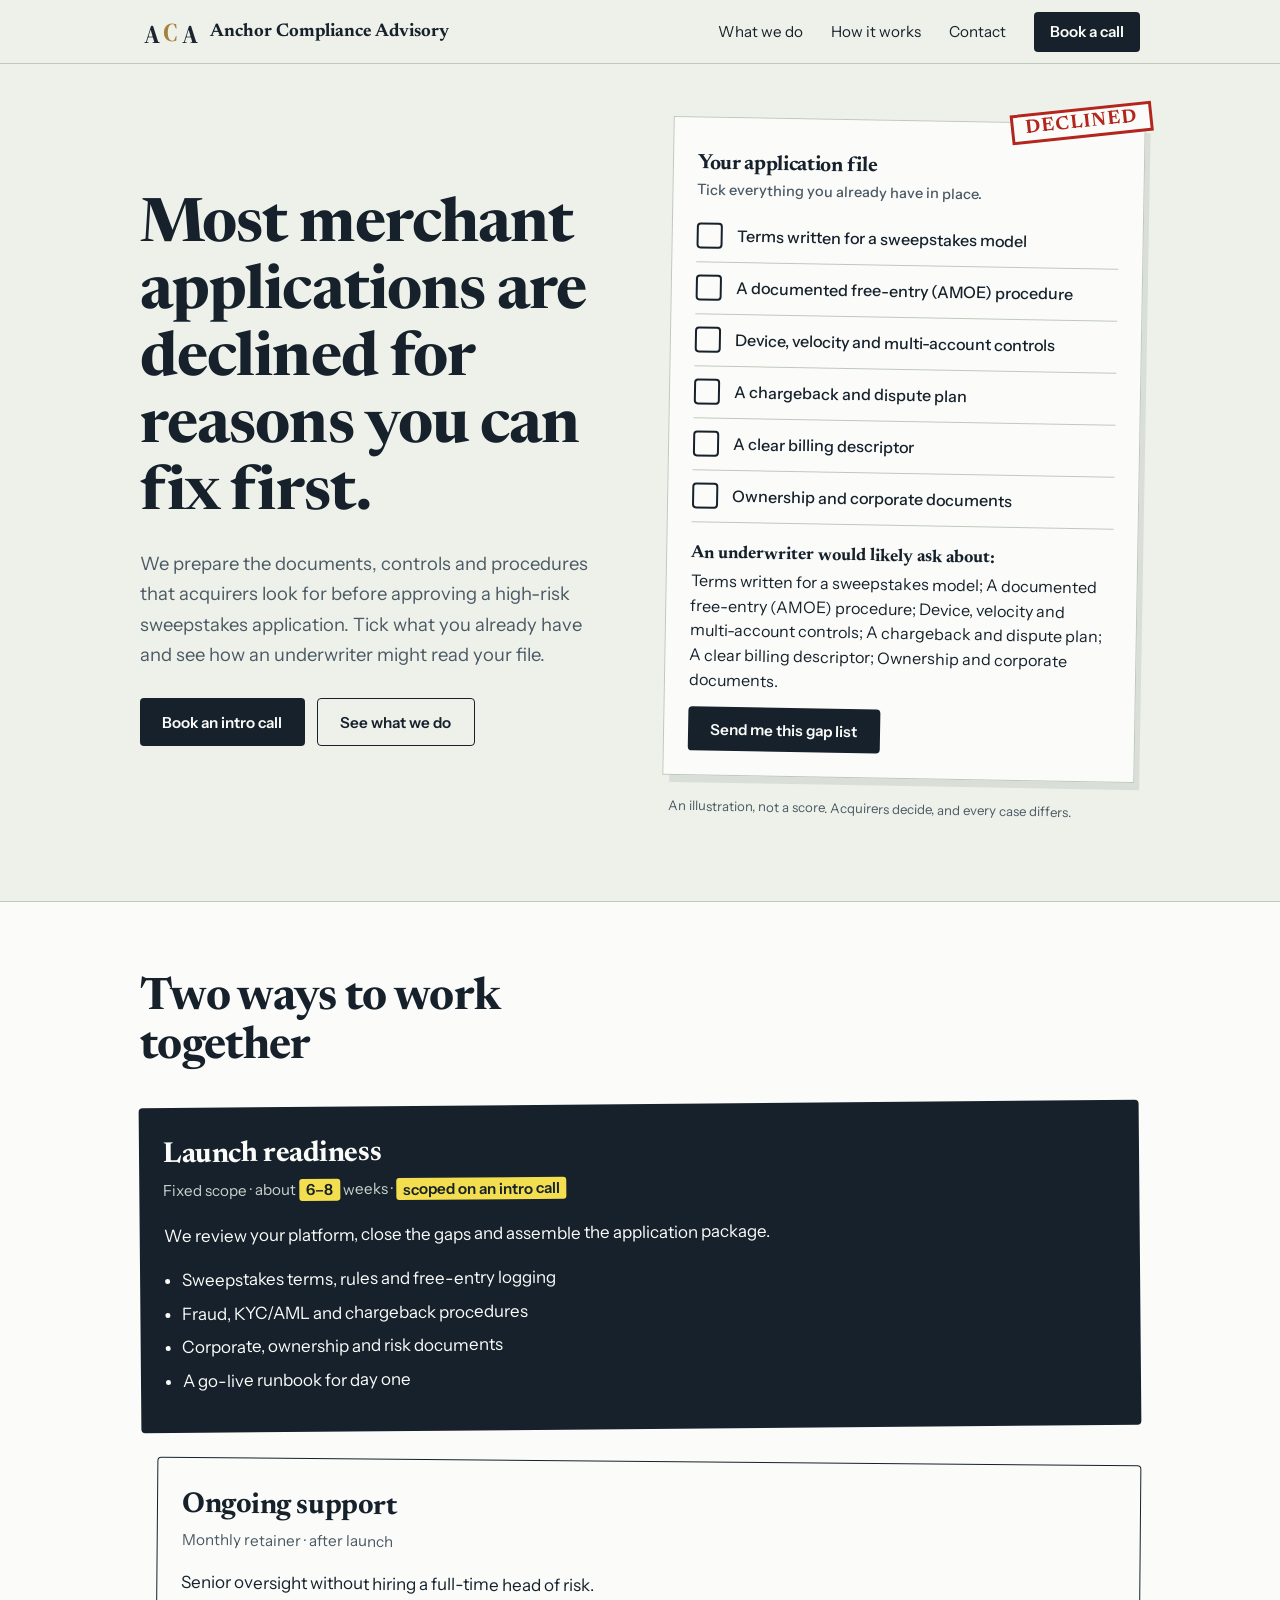
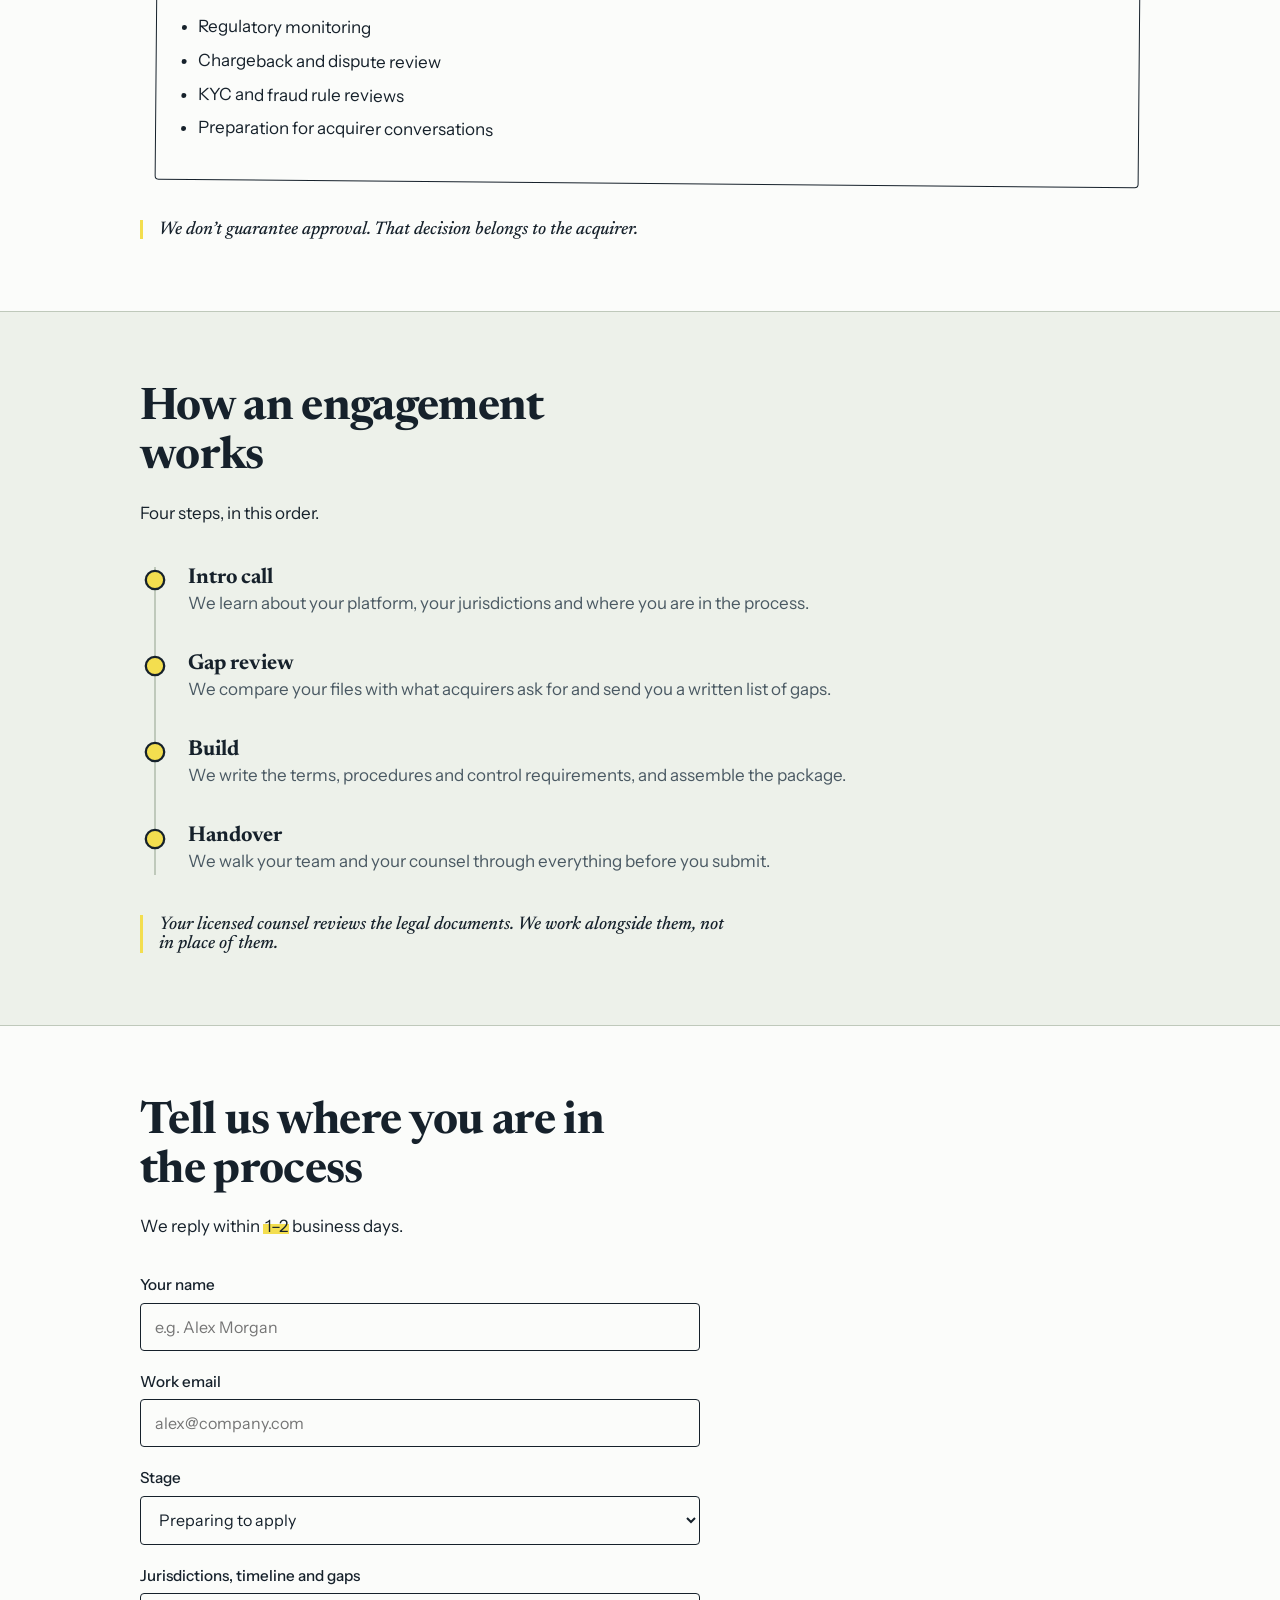
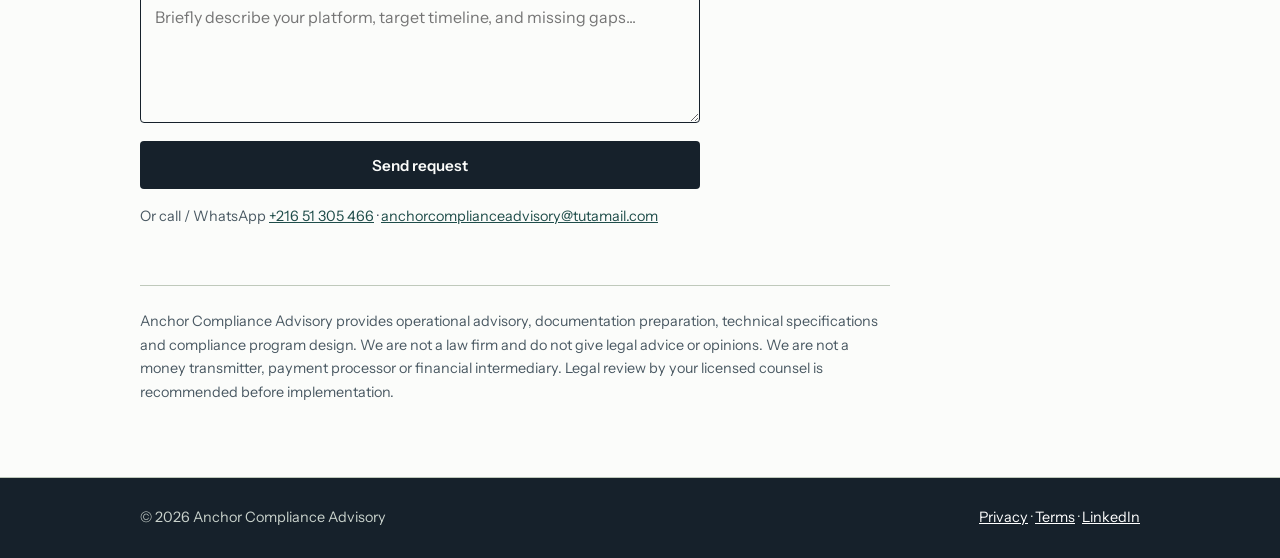
<file: index.html>
<!DOCTYPE html>
<html lang="en">
<head>
<meta charset="UTF-8">
<meta name="viewport" content="width=device-width, initial-scale=1">
<meta name="theme-color" content="#EDF1EA">
<title>Anchor Compliance Advisory — Get your sweepstakes platform ready for a merchant account</title>
<meta name="description" content="We prepare the documents, controls and procedures acquirers look for before approving a high-risk merchant application.">
<link rel="preconnect" href="https://fonts.googleapis.com">
<link rel="preconnect" href="https://fonts.gstatic.com" crossorigin>
<link href="https://fonts.googleapis.com/css2?family=Instrument+Sans:wght@400;500;600&family=Newsreader:ital,opsz,wght@0,6..72,500;0,6..72,700;1,6..72,500&family=Source+Serif+4:wght@700&display=swap" rel="stylesheet">
<link rel="icon" href="assets/logo.svg" type="image/svg+xml">
<link rel="stylesheet" href="assets/css/styles.css">
</head>
<body>
<header>
  <div class="wrap">
    <a class="brand" href="#top" aria-label="Anchor Compliance Advisory — home">
      <svg class="mark" viewBox="20 30 280 120" xmlns="http://www.w3.org/2000/svg" aria-hidden="true">
        <text x="40" y="140" font-family="'Source Serif 4', Georgia, serif" font-size="120" font-weight="700" fill="#1C2331">A</text>
        <text x="128" y="130" font-family="'Source Serif 4', Georgia, serif" font-size="120" font-weight="700" fill="#A6813C">C</text>
        <text x="214" y="140" font-family="'Source Serif 4', Georgia, serif" font-size="120" font-weight="700" fill="#1C2331">A</text>
      </svg>
      <span class="brand-text">Anchor Compliance Advisory</span>
    </a>
    <button class="menu-btn" id="menu-btn" aria-expanded="false" aria-controls="menu" aria-label="Open menu">
      <svg class="i-open" viewBox="0 0 24 24" fill="none" stroke="currentColor" stroke-width="2" stroke-linecap="round" aria-hidden="true"><path d="M3 7h18M3 12h18M3 17h18"/></svg>
      <svg class="i-close" viewBox="0 0 24 24" fill="none" stroke="currentColor" stroke-width="2" stroke-linecap="round" aria-hidden="true"><path d="M6 6l12 12M18 6L6 18"/></svg>
    </button>
    <nav id="menu" aria-label="Primary">
      <a href="#work">What we do</a>
      <a href="#process">How it works</a>
      <a href="#contact">Contact</a>
      <a class="btn" href="#contact">Book a call</a>
    </nav>
  </div>
</header>

<main id="top">
  <section class="hero">
    <div class="wrap">
      <div class="hero-text">
        <h1>Most merchant applications are declined for reasons you can fix first.</h1>
        <p class="lede">We prepare the documents, controls and procedures that acquirers look for before approving a high-risk sweepstakes application. Tick what you already have and see how an underwriter might read your file.</p>
        <div class="actions">
          <a class="btn" href="#contact">Book an intro call</a>
          <a class="btn ghost" href="#work">See what we do</a>
        </div>
      </div>
      <div class="hero-file">
        <form class="letter" id="check" onsubmit="return false" aria-labelledby="check-h">
          <span class="stamp" id="stamp" aria-live="polite">DECLINED</span>
          <h2 id="check-h">Your application file</h2>
          <p class="hint">Tick everything you already have in place.</p>
          <label class="tick"><input type="checkbox" value="Terms written for a sweepstakes model"><span class="box"></span>Terms written for a sweepstakes model</label>
          <label class="tick"><input type="checkbox" value="A documented free-entry (AMOE) procedure"><span class="box"></span>A documented free-entry (AMOE) procedure</label>
          <label class="tick"><input type="checkbox" value="Device, velocity and multi-account controls"><span class="box"></span>Device, velocity and multi-account controls</label>
          <label class="tick"><input type="checkbox" value="A chargeback and dispute plan"><span class="box"></span>A chargeback and dispute plan</label>
          <label class="tick"><input type="checkbox" value="A clear billing descriptor"><span class="box"></span>A clear billing descriptor</label>
          <label class="tick"><input type="checkbox" value="Ownership and corporate documents"><span class="box"></span>Ownership and corporate documents</label>
          <div class="verdict" id="verdict" aria-live="polite"></div>
        </form>
        <p class="fine">An illustration, not a score. Acquirers decide, and every case differs.</p>
      </div>
    </div>
  </section>

  <section id="work" class="paper">
    <div class="wrap">
      <h2>Two ways to work together</h2>
      <div class="sheet dark">
        <h3>Launch readiness</h3>
        <p class="meta">Fixed scope &middot; about <mark>6–8</mark> weeks &middot; <mark>scoped on an intro call</mark></p>
        <p>We review your platform, close the gaps and assemble the application package.</p>
        <ul>
          <li>Sweepstakes terms, rules and free-entry logging</li>
          <li>Fraud, KYC/AML and chargeback procedures</li>
          <li>Corporate, ownership and risk documents</li>
          <li>A go-live runbook for day one</li>
        </ul>
      </div>
      <div class="sheet light">
        <h3>Ongoing support</h3>
        <p class="meta">Monthly retainer &middot; after launch</p>
        <p>Senior oversight without hiring a full-time head of risk.</p>
        <ul>
          <li>Regulatory monitoring</li>
          <li>Chargeback and dispute review</li>
          <li>KYC and fraud rule reviews</li>
          <li>Preparation for acquirer conversations</li>
        </ul>
      </div>
      <p class="note">We don’t guarantee approval. That decision belongs to the acquirer.</p>
    </div>
  </section>

  <section id="process">
    <div class="wrap">
      <h2>How an engagement works</h2>
      <p>Four steps, in this order.</p>
      <ol class="path">
        <li><b>Intro call</b><span>We learn about your platform, your jurisdictions and where you are in the process.</span></li>
        <li><b>Gap review</b><span>We compare your files with what acquirers ask for and send you a written list of gaps.</span></li>
        <li><b>Build</b><span>We write the terms, procedures and control requirements, and assemble the package.</span></li>
        <li><b>Handover</b><span>We walk your team and your counsel through everything before you submit.</span></li>
      </ol>
      <p class="note" style="margin-top:2.5rem">Your licensed counsel reviews the legal documents. We work alongside them, not in place of them.</p>
    </div>
  </section>

  <section id="contact" class="paper">
    <div class="wrap">
      <h2>Tell us where you are in the process</h2>
      <p>We reply within <mark>1–2</mark> business days.</p>
      <form id="contact-form" action="mailto:anchorcomplianceadvisory@tutamail.com" method="post" enctype="text/plain">
        <label>Your name<input type="text" name="name" id="form-name" required autocomplete="name" placeholder="e.g. Alex Morgan"></label>
        <label>Work email<input type="email" name="email" id="form-email" required autocomplete="email" placeholder="alex@company.com"></label>
        <label>Stage
          <select name="stage" id="form-stage">
            <option value="Preparing to apply">Preparing to apply</option>
            <option value="Declined or under review">Declined or under review</option>
            <option value="Live and need ongoing support">Live and need ongoing support</option>
          </select>
        </label>
        <label>Jurisdictions, timeline and gaps<textarea name="scope" id="scope" placeholder="Briefly describe your platform, target timeline, and missing gaps..."></textarea></label>
        <button class="btn" type="submit">Send request</button>
      </form>
      <p class="small" style="margin-top:1rem">Or call / WhatsApp <a href="tel:+21651305466">+216 51 305 466</a> &middot; <a href="mailto:anchorcomplianceadvisory@tutamail.com">anchorcomplianceadvisory@tutamail.com</a></p>
      <p class="notice">Anchor Compliance Advisory provides operational advisory, documentation preparation, technical specifications and compliance program design. We are not a law firm and do not give legal advice or opinions. We are not a money transmitter, payment processor or financial intermediary. Legal review by your licensed counsel is recommended before implementation.</p>
    </div>
  </section>
</main>

<footer>
  <div class="wrap">
    <span>&copy; 2026 Anchor Compliance Advisory</span>
    <span>
      <a href="#privacy" onclick="alert('Privacy Notice:\nAnchor Compliance Advisory collects contact information submitted via this site strictly for initial consultation and scope evaluation. Data is kept confidential and is never shared, sold, or distributed.'); return false;">Privacy</a> &middot; 
      <a href="#terms" onclick="alert('Terms of Service:\nAll advisory deliverables and technical specifications are provided on an operational advisory basis. Final regulatory and legal approvals remain subject to client counsel review and acquirer decision.'); return false;">Terms</a> &middot; 
      <a href="https://www.linkedin.com/company/anchor-compliance-advisory" rel="noopener" target="_blank">LinkedIn</a>
    </span>
  </div>
</footer>

<script>
(function(){
  /* mobile menu */
  var b=document.getElementById('menu-btn'),m=document.getElementById('menu');
  function set(o){
    if (!m || !b) return;
    m.classList.toggle('open',o);
    document.body.classList.toggle('menu-open',o);
    b.setAttribute('aria-expanded',String(o));
    b.setAttribute('aria-label',o?'Close menu':'Open menu');
  }
  if (b && m) {
    b.addEventListener('click',function(){set(!m.classList.contains('open'));});
    m.querySelectorAll('a').forEach(function(a){a.addEventListener('click',function(){set(false);});});
    document.addEventListener('keydown',function(e){if(e.key==='Escape'&&m.classList.contains('open')){set(false);b.focus();}});
    window.matchMedia('(min-width:821px)').addEventListener('change',function(e){if(e.matches)set(false);});
  }

  /* the letter: stamp and verdict react to what is ticked */
  var boxes=[].slice.call(document.querySelectorAll('#check input')),stamp=document.getElementById('stamp'),v=document.getElementById('verdict'),last='';
  function update(){
    var miss=boxes.filter(function(x){return !x.checked}).map(function(x){return x.value}),n=boxes.length-miss.length;
    var s=n===boxes.length?['LOOKS READY','ok']:n>=3?['GAPS REMAIN','mid']:['DECLINED',''];
    if (stamp) {
      stamp.textContent=s[0];
      stamp.className='stamp '+s[1];
      if(s[0]!==last){
        stamp.classList.remove('pop');
        void stamp.offsetWidth; // Trigger reflow for re-animation
        stamp.classList.add('pop');
        last=s[0];
      }
    }
    if (v) {
      if(!miss.length){
        v.innerHTML='<b>Nothing obvious is missing.</b> Details still decide approvals, so a review is worth it before you submit.<br><a class="btn" href="#contact">Book a review</a>';
      } else {
        v.innerHTML='<b>An underwriter would likely ask about:</b><br>'+miss.join('; ')+'.<br><a class="btn" href="#contact" id="send">Send me this gap list</a>';
        var sendBtn = document.getElementById('send');
        if (sendBtn) {
          sendBtn.addEventListener('click',function(){
            var scopeEl = document.getElementById('scope');
            if (scopeEl) {
              scopeEl.value='Gaps from the checklist:\n- '+miss.join('\n- ')+'\n';
              scopeEl.scrollIntoView({ behavior: 'smooth' });
              scopeEl.focus();
            }
          });
        }
      }
    }
  }
  boxes.forEach(function(x){x.addEventListener('change',update);});
  update();

  /* journey path lights up as you reach each step */
  var steps=document.querySelectorAll('.path li');
  if('IntersectionObserver' in window){
    var io=new IntersectionObserver(function(es){
      es.forEach(function(e){
        if(e.isIntersecting){
          e.target.classList.add('in');
          io.unobserve(e.target);
        }
      });
    },{rootMargin:'0px 0px -25% 0px'});
    steps.forEach(function(s){io.observe(s);});
  } else {
    steps.forEach(function(s){s.classList.add('in');});
  }

  /* Mailto form submission helper */
  var form = document.getElementById('contact-form');
  if (form) {
    form.addEventListener('submit', function(e) {
      e.preventDefault();
      var name = document.getElementById('form-name') ? document.getElementById('form-name').value.trim() : '';
      var email = document.getElementById('form-email') ? document.getElementById('form-email').value.trim() : '';
      var stage = document.getElementById('form-stage') ? document.getElementById('form-stage').value : '';
      var scope = document.getElementById('scope') ? document.getElementById('scope').value.trim() : '';

      var subject = encodeURIComponent('Merchant Readiness Consultation: ' + (name || 'Inquiry'));
      var body = encodeURIComponent(
        'Name: ' + name + '\n' +
        'Email: ' + email + '\n' +
        'Stage: ' + stage + '\n\n' +
        'Jurisdictions, Timeline & Gaps:\n' + (scope || 'Not specified') + '\n\n' +
        '---\nSent from Anchor Compliance Advisory website'
      );
      window.location.href = 'mailto:anchorcomplianceadvisory@tutamail.com?subject=' + subject + '&body=' + body;
    });
  }
})();
</script>
</body>
</html>
</file>
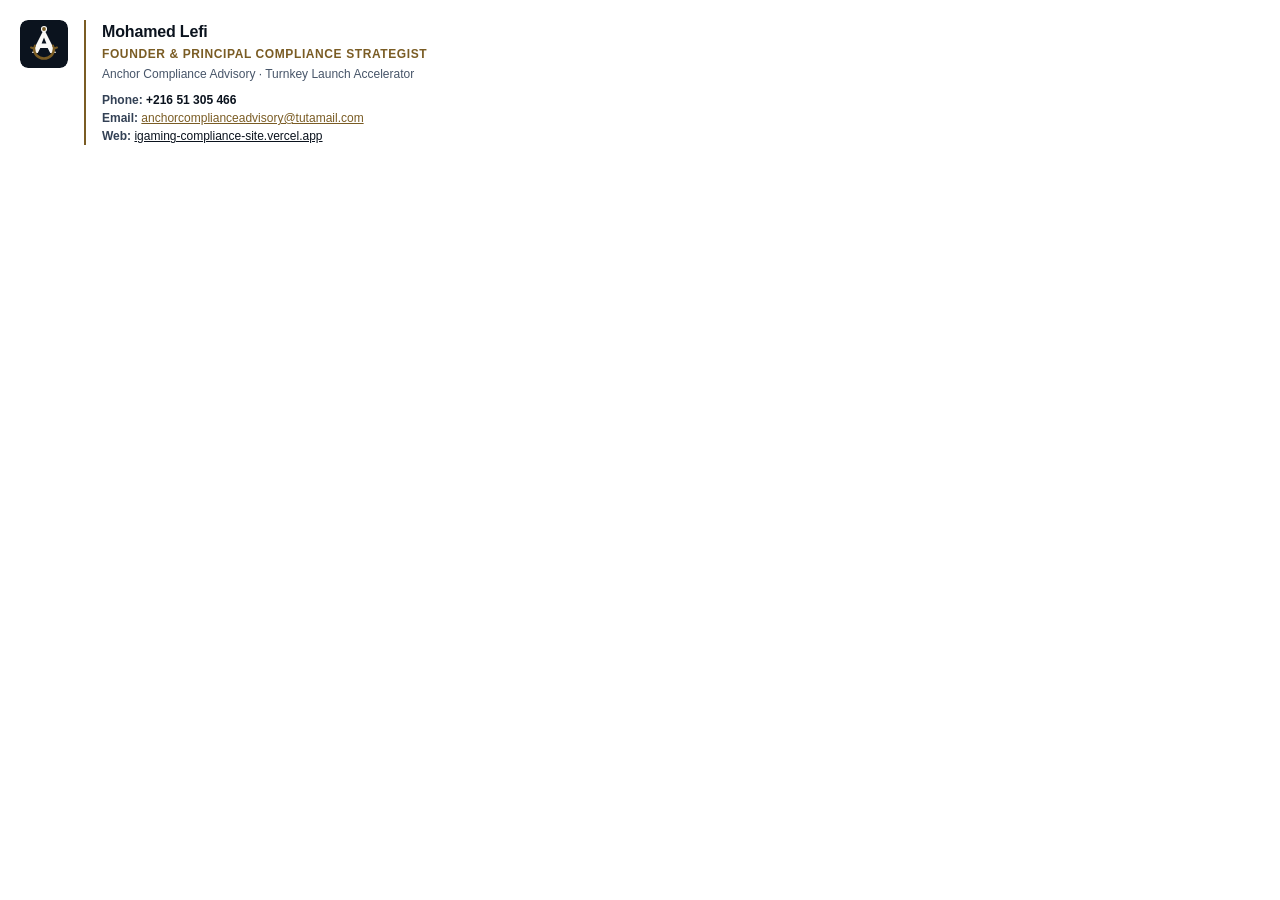
<file: signature.html>
<!DOCTYPE html>
<html lang="en">
<head>
  <meta charset="UTF-8">
  <title>Email Signature — Mohamed Lefi</title>
</head>
<body style="margin: 20px; background-color: #ffffff;">

<!-- EMAIL SIGNATURE START -->
<table cellpadding="0" cellspacing="0" border="0" style="font-family: -apple-system, BlinkMacSystemFont, 'Segoe UI', Roboto, Helvetica, Arial, sans-serif; font-size: 13px; color: #1E293B; line-height: 1.5;">
  <tr>
    <td style="padding-right: 16px; vertical-align: top;">
      <!-- Vector Outline Logo -->
      <svg xmlns="http://www.w3.org/2000/svg" viewBox="0 0 48 48" width="48" height="48" fill="none" style="display: block; border-radius: 8px;">
        <rect width="48" height="48" rx="8" fill="#0B131E"/>
        <path d="M24 9L36 33H30.2L27.7 28H20.3L17.8 33H12L24 9ZM24 17.5L21.6 23.5H26.4L24 17.5Z" fill="#FAF9F6"/>
        <circle cx="24" cy="9" r="2.5" fill="#7A5C24" stroke="#FAF9F6" stroke-width="1.2"/>
        <path d="M14 28.5C14 34.5 18.5 38.5 24 38.5C29.5 38.5 34 34.5 34 28.5" stroke="#7A5C24" stroke-width="2.5" stroke-linecap="round"/>
        <path d="M11 27.5L14 28.5L15 25.5M37 27.5L34 28.5L33 25.5" stroke="#7A5C24" stroke-width="2" stroke-linecap="round" stroke-linejoin="round"/>
      </svg>
    </td>
    <td style="border-left: 2px solid #7A5C24; padding-left: 16px; vertical-align: top;">
      <div style="font-size: 16px; font-weight: 700; color: #0B131E; letter-spacing: -0.01em;">Mohamed Lefi</div>
      <div style="font-size: 12px; font-weight: 600; color: #7A5C24; text-transform: uppercase; letter-spacing: 0.05em; margin-top: 1px;">
        Founder &amp; Principal Compliance Strategist
      </div>
      <div style="font-size: 12px; font-weight: 500; color: #475569; margin-top: 2px;">
        Anchor Compliance Advisory &middot; Turnkey Launch Accelerator
      </div>

      <div style="margin-top: 8px; font-size: 12px; color: #334155;">
        <strong>Phone:</strong> <a href="tel:+21651305466" style="color: #0B131E; text-decoration: none; font-weight: 600;">+216 51 305 466</a><br>
        <strong>Email:</strong> <a href="mailto:anchorcomplianceadvisory@tutamail.com" style="color: #7A5C24; text-decoration: underline;">anchorcomplianceadvisory@tutamail.com</a><br>
        <strong>Web:</strong> <a href="https://igaming-compliance-site.vercel.app" style="color: #0B131E; text-decoration: underline;" target="_blank">igaming-compliance-site.vercel.app</a>
      </div>
    </td>
  </tr>
</table>
<!-- EMAIL SIGNATURE END -->

</body>
</html>
</file>
<file: assets/css/styles.css>
:root {
  --ledger: #EDF1EA;
  --paper: #FBFCFA;
  --ink: #16212B;
  --muted: #4A5963;
  --mark: #F3DE4F;
  --stamp: #B3261E;
  --amber: #9A5B00;
  --rule: #BFC9BB;
  --accent: #1F4D4A;
  --serif: 'Newsreader', Georgia, serif;
  --sans: 'Instrument Sans', system-ui, -apple-system, 'Segoe UI', sans-serif;
  --head: 64px;
}

*, *::before, *::after {
  box-sizing: border-box;
  margin: 0;
  padding: 0;
}

html {
  scroll-padding-top: calc(var(--head) + 1rem);
  -webkit-text-size-adjust: 100%;
}

@media (prefers-reduced-motion: no-preference) {
  html {
    scroll-behavior: smooth;
  }
}

body {
  font: 1.0625rem/1.65 var(--sans);
  color: var(--ink);
  background: var(--ledger);
  -webkit-tap-highlight-color: transparent;
}

a {
  color: var(--accent);
}

:focus-visible {
  outline: 2px solid var(--accent);
  outline-offset: 3px;
}

.wrap {
  max-width: 1040px;
  margin: 0 auto;
  padding: 0 max(1.25rem, env(safe-area-inset-left));
}

section {
  padding: 4.5rem 0;
}

h1, h2, h3 {
  font-family: var(--serif);
  line-height: 1.1;
  letter-spacing: -.015em;
}

h2 {
  font-size: clamp(1.9rem, 5vw, 2.8rem);
  margin-bottom: 1rem;
  max-width: 18ch;
}

p {
  max-width: 60ch;
}

mark {
  background: linear-gradient(transparent 38%, var(--mark) 38%, var(--mark) 92%, transparent 92%);
  color: inherit;
  padding: 0 .1em;
}

.small {
  font-size: .9rem;
  color: var(--muted);
  overflow-wrap: anywhere;
}

header {
  position: sticky;
  top: 0;
  z-index: 10;
  height: var(--head);
  border-bottom: 1px solid var(--rule);
}

header::before {
  content: "";
  position: absolute;
  inset: 0;
  z-index: -1;
  background: rgba(237, 241, 234, .94);
  backdrop-filter: blur(10px);
  -webkit-backdrop-filter: blur(10px);
}

header .wrap {
  display: flex;
  align-items: center;
  justify-content: space-between;
  height: 100%;
}

.brand {
  display: inline-flex;
  align-items: center;
  gap: .6rem;
  font: 700 1.15rem var(--serif);
  color: var(--ink);
  text-decoration: none;
  min-width: 0;
}

.brand .mark {
  height: 26px;
  width: auto;
  flex-shrink: 0;
  display: block;
}

.brand-text {
  line-height: 1.15;
}

nav {
  display: flex;
  align-items: center;
  gap: 1.75rem;
}

nav a {
  color: var(--ink);
  text-decoration: none;
  font-size: .95rem;
}

nav a:hover {
  text-decoration: underline;
  text-underline-offset: 4px;
}

.menu-btn {
  display: none;
  align-items: center;
  justify-content: center;
  width: 44px;
  height: 44px;
  margin-right: -.6rem;
  background: none;
  border: 0;
  border-radius: 8px;
  color: var(--ink);
  cursor: pointer;
}

.menu-btn svg {
  width: 24px;
  height: 24px;
}

.menu-btn .i-close, .menu-btn[aria-expanded="true"] .i-open {
  display: none;
}

.menu-btn[aria-expanded="true"] .i-close {
  display: block;
}

.btn {
  display: inline-flex;
  align-items: center;
  justify-content: center;
  min-height: 48px;
  padding: .75rem 1.4rem;
  background: var(--ink);
  color: var(--paper);
  font: 600 .95rem var(--sans);
  text-decoration: none;
  border: 0;
  border-radius: 4px;
  cursor: pointer;
  transition: background-color 0.15s ease, color 0.15s ease;
}

.btn:hover {
  background: var(--accent);
}

.btn.ghost {
  background: transparent;
  color: var(--ink);
  border: 1.5px solid var(--ink);
}

.btn.ghost:hover {
  background: var(--ink);
  color: var(--paper);
}

nav .btn {
  min-height: 40px;
  padding: .5rem 1rem;
}

/* Hero: headline + the interactive letter */
.hero {
  padding: 3.5rem 0 5rem;
  overflow-x: clip;
}

.hero .wrap {
  display: flex;
  flex-wrap: wrap;
  gap: 3rem 3.5rem;
  align-items: center;
}

.hero-text {
  flex: 1 1 380px;
}

.hero-file {
  flex: 1 1 380px;
}

h1 {
  font-size: clamp(2.2rem, 6vw, 3.8rem);
  margin-bottom: 1.25rem;
}

.lede {
  font-size: 1.15rem;
  color: var(--muted);
  margin-bottom: 1.75rem;
}

.actions {
  display: flex;
  gap: .75rem;
  flex-wrap: wrap;
}

.letter {
  display: block;
  max-width: none;
  margin-top: 0;
  position: relative;
  background: var(--paper);
  padding: 2.25rem 1.5rem 1.5rem;
  border: 1px solid var(--rule);
  box-shadow: 6px 8px 0 -1px rgba(22, 33, 43, .09);
  transform: rotate(1deg);
  font-family: var(--serif);
}

.letter h2 {
  font-size: 1.3rem;
  margin: 0 0 .25rem;
  max-width: none;
}

.letter .hint {
  font: 500 .9rem var(--sans);
  color: var(--muted);
  margin-bottom: .75rem;
}

.stamp {
  position: absolute;
  top: -16px;
  right: -8px;
  padding: .15rem .7rem;
  border: 3px solid var(--stamp);
  color: var(--stamp);
  font: 700 1.2rem var(--serif);
  letter-spacing: .06em;
  transform: rotate(-7deg);
  background: var(--paper);
  transition: color .2s, border-color .2s;
  user-select: none;
}

.stamp.mid {
  color: var(--amber);
  border-color: var(--amber);
}

.stamp.ok {
  color: var(--accent);
  border-color: var(--accent);
}

.stamp.pop {
  animation: pop .3s;
}

@keyframes pop {
  50% {
    transform: rotate(-7deg) scale(1.12);
  }
}

.tick {
  display: flex;
  flex-direction: row;
  font-size: 1rem;
  align-items: center;
  gap: .9rem;
  min-height: 52px;
  padding: .5rem 0;
  border-bottom: 1px solid var(--rule);
  font: 500 1rem var(--sans);
  cursor: pointer;
  user-select: none;
}

.tick input {
  position: absolute;
  opacity: 0;
  width: 1px;
  height: 1px;
}

.tick .box {
  flex: 0 0 26px;
  height: 26px;
  border: 2px solid var(--ink);
  border-radius: 4px;
  background: var(--paper) center/16px no-repeat;
  transition: background-color .15s, border-color .15s;
}

.tick input:checked + .box {
  background-color: var(--ink);
  background-image: url("data:image/svg+xml,%3Csvg xmlns='http://www.w3.org/2000/svg' viewBox='0 0 16 16' fill='none' stroke='%23FBFCFA' stroke-width='2.5' stroke-linecap='round' stroke-linejoin='round'%3E%3Cpath d='M3 8.5l3.2 3.2L13 4.8'/%3E%3C/svg%3E");
}

.tick input:focus-visible + .box {
  outline: 2px solid var(--accent);
  outline-offset: 3px;
}

.verdict {
  margin-top: 1.1rem;
  font: 1rem/1.55 var(--sans);
}

.verdict b {
  font-family: var(--serif);
  font-size: 1.1rem;
}

.verdict .btn {
  margin-top: .9rem;
  min-height: 44px;
}

.fine {
  font-size: .82rem;
  color: var(--muted);
  margin-top: 1.25rem;
  transform: rotate(1deg);
}

/* What we do: two stacked sheets */
.paper {
  background: var(--paper);
  border-top: 1px solid var(--rule);
  border-bottom: 1px solid var(--rule);
}

.sheet {
  padding: 2rem 1.5rem;
  margin-top: 2rem;
  border-radius: 4px;
}

.sheet.dark {
  background: var(--ink);
  color: var(--paper);
  transform: rotate(-.5deg);
}

.sheet.light {
  background: var(--paper);
  border: 1.5px solid var(--ink);
  transform: rotate(.5deg);
  margin-left: 1rem;
}

.sheet h3 {
  font-size: 1.8rem;
  margin-bottom: .35rem;
}

.sheet .meta {
  font-size: .95rem;
  margin-bottom: 1rem;
}

.sheet.dark .meta {
  color: #C9D2CC;
}

.sheet.light .meta {
  color: var(--muted);
}

.sheet ul {
  margin: 1rem 0 0 1.1rem;
}

.sheet li {
  margin-bottom: .35rem;
}

.sheet mark {
  color: var(--ink);
}

.sheet.dark mark {
  background: #F3DE4F;
  color: #16212B;
  padding: .1em .45em;
  border-radius: 3px;
  font-weight: 600;
  opacity: 1;
  -webkit-box-decoration-break: clone;
  box-decoration-break: clone;
  line-height: 1.9;
}

.note {
  margin-top: 2.25rem;
  padding-left: 1rem;
  border-left: 3px solid var(--mark);
  font: italic 500 1.15rem var(--serif);
}

/* Journey: a path you follow down the page */
.path {
  list-style: none;
  margin: 2.5rem 0 0 14px;
  border-left: 2px solid var(--rule);
}

.path li {
  position: relative;
  padding: 0 0 2.25rem 2rem;
}

.path li:last-child {
  padding-bottom: 0;
}

.path li::before {
  content: "";
  position: absolute;
  left: -10px;
  top: .3rem;
  width: 18px;
  height: 18px;
  border-radius: 50%;
  background: var(--paper);
  border: 2px solid var(--ink);
  transition: background .3s, transform .3s;
}

.path li.in::before {
  background: var(--mark);
  transform: scale(1.15);
}

.path b {
  display: block;
  font: 700 1.35rem var(--serif);
}

.path span {
  color: var(--muted);
}

/* Contact */
form {
  display: flex;
  flex-direction: column;
  gap: 1.1rem;
  max-width: 560px;
  margin-top: 2rem;
}

label {
  display: flex;
  flex-direction: column;
  gap: .35rem;
  font-weight: 500;
  font-size: .95rem;
}

input[type=text], input[type=email], select, textarea {
  font: 1rem var(--sans);
  padding: .8rem .9rem;
  min-height: 48px;
  border: 1.5px solid var(--ink);
  border-radius: 4px;
  background: var(--paper);
  color: var(--ink);
  width: 100%;
}

textarea {
  min-height: 130px;
  resize: vertical;
}

.notice {
  margin-top: 3.5rem;
  padding-top: 1.5rem;
  border-top: 1px solid var(--rule);
  font-size: .9rem;
  color: var(--muted);
  max-width: 75ch;
}

footer {
  background: var(--ink);
  color: #C9D2CC;
  padding: 1.75rem 0 calc(1.75rem + env(safe-area-inset-bottom));
  font-size: .9rem;
}

footer .wrap {
  display: flex;
  justify-content: space-between;
  gap: 1rem;
  flex-wrap: wrap;
}

footer a {
  color: #fff;
}

@media (max-width: 820px) {
  :root {
    --head: 58px;
  }

  section {
    padding: 3.25rem 0;
  }

  .menu-btn {
    display: inline-flex;
  }

  nav {
    position: fixed;
    top: var(--head);
    left: 0;
    right: 0;
    bottom: 0;
    flex-direction: column;
    align-items: stretch;
    gap: 0;
    padding: 1rem max(1.25rem, env(safe-area-inset-left)) calc(2rem + env(safe-area-inset-bottom));
    background: var(--ledger);
    border-top: 1px solid var(--rule);
    overflow-y: auto;
    overscroll-behavior: contain;
    opacity: 0;
    visibility: hidden;
    transform: translateY(-8px);
    transition: opacity .25s, transform .25s, visibility 0s linear .25s;
  }

  nav.open {
    opacity: 1;
    visibility: visible;
    transform: none;
    transition-delay: 0s;
  }

  nav a:not(.btn) {
    font: 600 1.6rem var(--serif);
    padding: 1.1rem 0;
    border-bottom: 1px solid var(--rule);
  }

  nav .btn {
    margin-top: 1.75rem;
    min-height: 54px;
    font-size: 1rem;
  }

  body.menu-open {
    overflow: hidden;
  }

  .brand {
    font-size: 1rem;
  }

  .brand .mark {
    height: 22px;
  }

  .hero {
    padding: 2.25rem 0 3.5rem;
  }

  .lede {
    font-size: 1.05rem;
  }

  .actions .btn {
    width: 100%;
  }

  .sheet {
    padding: 1.5rem 1.25rem;
  }

  .sheet.light {
    margin-left: 0;
  }

  footer .wrap {
    flex-direction: column;
  }
}

@media (max-width: 420px) {
  .brand-text {
    max-width: 9rem;
    font-size: .9rem;
  }

  h1 {
    font-size: 2.05rem;
  }

  .stamp {
    font-size: 1rem;
    right: -2px;
  }

  .letter {
    padding: 2rem 1.1rem 1.25rem;
  }
}

@media (prefers-reduced-motion: reduce) {
  *, *::before, *::after {
    transition-duration: .01ms !important;
    animation-duration: .01ms !important;
  }
}
</file>
